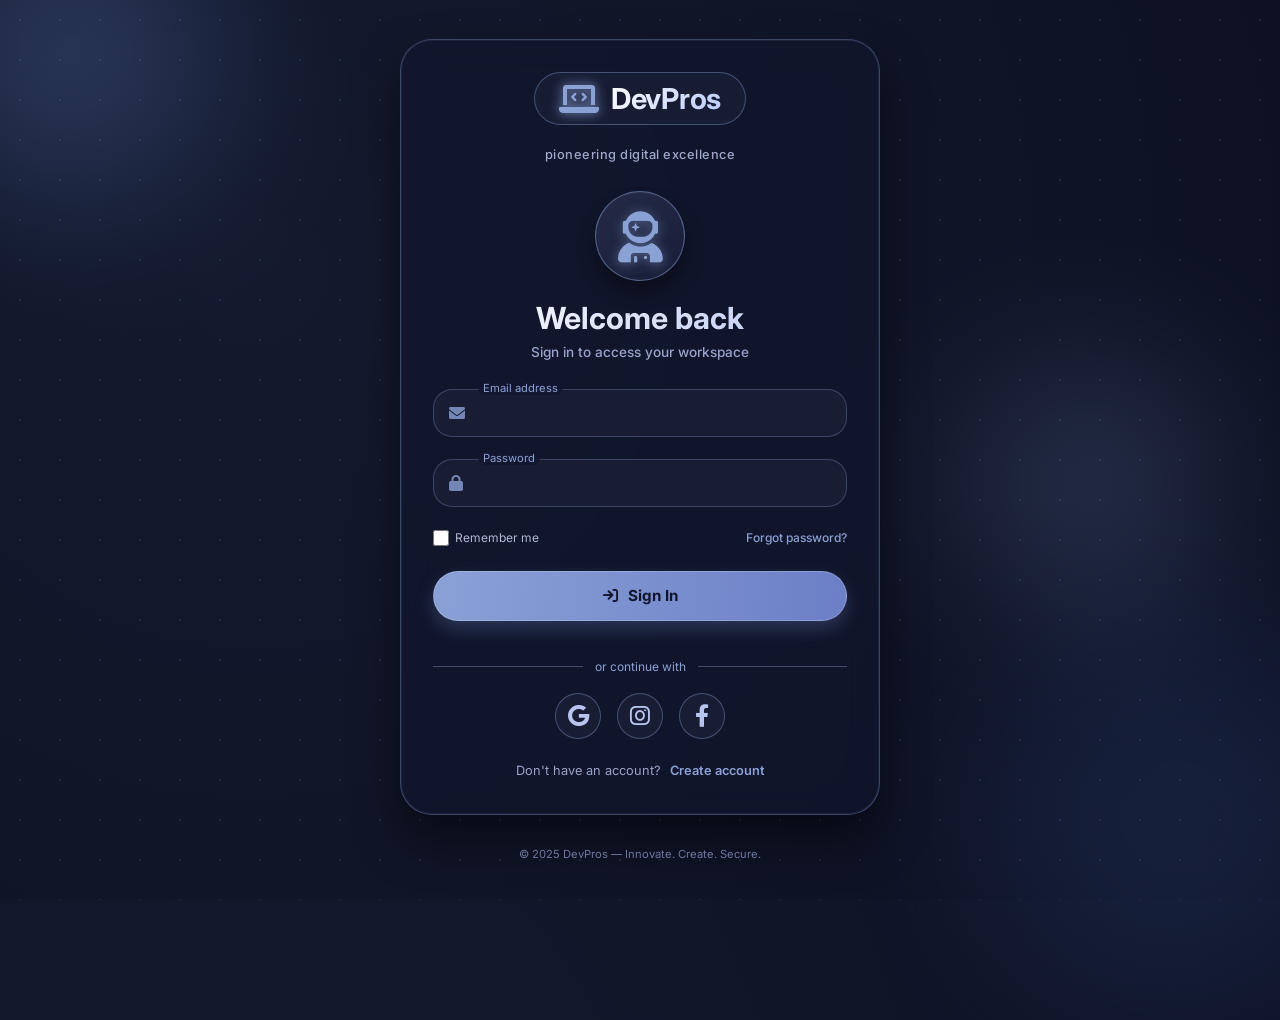
<file: LoginPage.html>
<!DOCTYPE html>
<html lang="en">
<head>
  <meta charset="UTF-8" />
  <meta name="viewport" content="width=device-width, initial-scale=1.0, user-scalable=no" />
  <title>DevPros | Sign In</title>
  <link rel="icon" href="companylogo_larger_upscaled (1).png" type="image/png" />
  <link rel="stylesheet" href="https://cdnjs.cloudflare.com/ajax/libs/font-awesome/6.0.0-beta3/css/all.min.css" />
  <link href="https://fonts.googleapis.com/css2?family=Inter:opsz,wght@14..32,300;14..32,400;14..32,500;14..32,600;14..32,700&display=swap" rel="stylesheet" />
  <style>
    * {
      margin: 0;
      padding: 0;
      box-sizing: border-box;
    }

    body {
      font-family: 'Inter', 'Segoe UI', Arial, sans-serif;
      background: radial-gradient(circle at 20% 30%, #141a2e, #0c1022);
      min-height: 100vh;
      display: flex;
      flex-direction: column;
      align-items: center;
      justify-content: center;
      position: relative;
      overflow-x: hidden;
      padding: 2rem 1.5rem;
    }

    body::before {
      content: '';
      position: absolute;
      width: 100%;
      height: 100%;
      background-image: radial-gradient(rgba(138, 161, 214, 0.15) 1px, transparent 1px);
      background-size: 40px 40px;
      pointer-events: none;
      z-index: 0;
    }

    .orb {
      position: absolute;
      border-radius: 50%;
      filter: blur(80px);
      opacity: 0.3;
      z-index: 0;
      pointer-events: none;
    }
    .orb-1 {
      width: 300px;
      height: 300px;
      background: #5f7fbf;
      top: -100px;
      left: -80px;
    }
    .orb-2 {
      width: 400px;
      height: 400px;
      background: #2c3f6e;
      bottom: -120px;
      right: -100px;
    }
    .orb-3 {
      width: 250px;
      height: 250px;
      background: #8aa1d6;
      top: 40%;
      right: 5%;
      opacity: 0.2;
    }

    .login-card {
      background: rgba(18, 22, 45, 0.65);
      backdrop-filter: blur(16px);
      -webkit-backdrop-filter: blur(16px);
      border-radius: 2rem;
      border: 1px solid rgba(138, 161, 214, 0.35);
      box-shadow: 0 25px 45px rgba(0, 0, 0, 0.5), 0 0 0 1px rgba(138, 161, 214, 0.1) inset;
      width: 100%;
      max-width: 480px;
      padding: 2rem 2rem 2.2rem;
      transition: transform 0.3s ease, box-shadow 0.3s ease;
      z-index: 10;
      animation: fadeUp 0.6s cubic-bezier(0.2, 0.9, 0.4, 1.1);
      margin: 0 auto;
    }

    .login-card:hover {
      transform: translateY(-5px);
      box-shadow: 0 30px 50px rgba(0, 0, 0, 0.6), 0 0 0 1px rgba(138, 161, 214, 0.25) inset;
    }

    @keyframes fadeUp {
      0% {
        opacity: 0;
        transform: translateY(30px);
      }
      100% {
        opacity: 1;
        transform: translateY(0);
      }
    }

    .brand-header {
      text-align: center;
      margin-bottom: 1.8rem;
      position: relative;
    }
    .logo-badge {
      display: inline-flex;
      align-items: center;
      justify-content: center;
      gap: 12px;
      background: rgba(28, 33, 56, 0.7);
      padding: 0.5rem 1.5rem;
      border-radius: 60px;
      backdrop-filter: blur(4px);
      border: 1px solid rgba(138, 161, 214, 0.4);
      margin-bottom: 1rem;
    }
    .logo-icon {
      font-size: 2rem;
      color: #8aa1d6;
      filter: drop-shadow(0 0 6px #8aa1d6);
    }
    .brand-name {
      font-size: 1.8rem;
      font-weight: 700;
      background: linear-gradient(135deg, #ffffff 0%, #b7c9ff 100%);
      -webkit-background-clip: text;
      background-clip: text;
      color: transparent;
      letter-spacing: -0.3px;
    }
    .tagline {
      font-size: 0.8rem;
      color: #a0a8ca;
      letter-spacing: 0.5px;
      font-weight: 500;
      margin-top: 6px;
    }

    .login-illustration {
      display: flex;
      justify-content: center;
      margin: 0.8rem 0 1.2rem;
    }
    .icon-circle {
      background: linear-gradient(145deg, #252b47, #181e38);
      width: 90px;
      height: 90px;
      border-radius: 50%;
      display: flex;
      align-items: center;
      justify-content: center;
      box-shadow: 0 12px 20px rgba(0, 0, 0, 0.4), inset 0 1px 0 rgba(255, 255, 255, 0.05);
      border: 1px solid rgba(138, 161, 214, 0.5);
    }
    .icon-circle i {
      font-size: 3.2rem;
      color: #8aa1d6;
      filter: drop-shadow(0 2px 6px rgba(138, 161, 214, 0.5));
    }

    .login-title {
      text-align: center;
      font-size: 1.9rem;
      font-weight: 700;
      margin: 0.5rem 0 0.5rem;
      background: linear-gradient(120deg, #ffffff, #b9c6f0);
      -webkit-background-clip: text;
      background-clip: text;
      color: transparent;
    }
    .login-subtitle {
      text-align: center;
      color: #9aa3ca;
      font-size: 0.85rem;
      margin-bottom: 1.8rem;
      font-weight: 500;}

    .input-group {
      margin-bottom: 1.4rem;
      position: relative;
    }
    .input-group i {
      position: absolute;
      left: 16px;
      top: 50%;
      transform: translateY(-50%);
      color: #8aa1d6;
      font-size: 1rem;
      opacity: 0.8;
      z-index: 2;
    }
    .input-field {
      width: 100%;
      padding: 0.9rem 1rem 0.9rem 2.8rem;
      background: rgba(28, 33, 56, 0.8);
      border: 1.5px solid rgba(138, 161, 214, 0.3);
      border-radius: 1.2rem;
      font-family: 'Inter', sans-serif;
      font-size: 0.9rem;
      color: #f0f3ff;
      outline: none;
      transition: all 0.2s ease;
    }
    .input-field:focus {
      border-color: #8aa1d6;
      background: rgba(28, 33, 56, 0.95);
      box-shadow: 0 0 0 3px rgba(138, 161, 214, 0.2);
    }
    .input-field::placeholder {
      color: #6a73a0;
      font-weight: 400;
      font-size: 0.85rem;
    }

    .login-options {
      display: flex;
      justify-content: space-between;
      align-items: center;
      margin: 1rem 0 1.6rem;
      font-size: 0.75rem;
    }
    .checkbox {
      display: flex;
      align-items: center;
      gap: 6px;
      color: #b0b8d3;
      cursor: pointer;
    }
    .checkbox input {
      accent-color: #8aa1d6;
      width: 16px;
      height: 16px;
      cursor: pointer;
    }
    .forgot-link {
      color: #8aa1d6;
      text-decoration: none;
      font-weight: 500;
      transition: color 0.2s;
    }
    .forgot-link:hover {
      color: #b7c9ff;
      text-decoration: underline;
    }

    .btn-login {
      width: 100%;
      font-family: 'Inter', sans-serif;
      font-weight: 700;
      padding: 0.9rem;
      border-radius: 2rem;
      font-size: 0.95rem;
      cursor: pointer;
      transition: all 0.25s ease;
      display: inline-flex;
      align-items: center;
      justify-content: center;
      gap: 10px;
      border: none;
      background: linear-gradient(95deg, #8aa1d6, #6c7fc7);
      box-shadow: 0 8px 18px rgba(106, 130, 190, 0.3);
      color: #11162e;
      border: 1px solid rgba(255, 255, 255, 0.2);
      margin-bottom: 1.2rem;
    }
    .btn-login:hover {
      transform: scale(1.02);
      background: linear-gradient(95deg, #9cb2ea, #7b8ed0);
      box-shadow: 0 12px 24px rgba(106, 130, 190, 0.5);
      color: #0a0f24;
    }

    .divider {
      display: flex;
      align-items: center;
      text-align: center;
      margin: 1.2rem 0 1.2rem;
      color: #8aa1d6;
      font-size: 0.75rem;
      gap: 12px;
    }
    .divider::before,
    .divider::after {
      content: '';
      flex: 1;
      border-bottom: 1px solid rgba(138, 161, 214, 0.4);
    }

    .social-boxes {
      display: flex;
      justify-content: center;
      gap: 16px;
      margin: 0.8rem 0 0.5rem;
    }
    .social-box {
      width: 46px;
      height: 46px;
      background: rgba(28, 33, 56, 0.8);
      border-radius: 50%;
      display: flex;
      align-items: center;
      justify-content: center;
      cursor: pointer;
      transition: all 0.25s ease;
      border: 1px solid rgba(138, 161, 214, 0.4);
    }
    .social-box i {
      font-size: 1.4rem;
      color: #b7c4f0;
      transition: all 0.2s;
    }
    .social-box:hover {
      transform: translateY(-3px);
      background: rgba(60, 72, 110, 0.9);
      border-color: #8aa1d6;
    }
    .social-box:hover i {
      color: #ffffff;
      text-shadow: 0 0 4px #8aa1d6;
    }

    .signup-prompt {
      text-align: center;
      margin-top: 1.5rem;
      font-size: 0.8rem;
      color: #9ba2c7;
    }
    .signup-link {
      color: #8aa1d6;
      font-weight: 600;
      text-decoration: none;
      margin-left: 5px;
    }
    .signup-link:hover {
      text-decoration: underline;
      color: #b7c9ff;
    }

    footer {
      text-align: center;
      margin-top: 2rem;
      font-size: 0.7rem;
      color: #6e77a1;
      z-index: 10;
      position: relative;
      width: 100%;
    }

    @media (max-width: 500px) {
      body {
        padding: 1rem;
      }
      .login-card {
        padding: 1.5rem;
      }
      .login-title {
        font-size: 1.6rem;
      }
      .btn-login {
        padding: 0.75rem;
      }
    }

    .login-card {
      transition: transform 0.3s ease, box-shadow 0.3s ease;
      position: relative;
      overflow: hidden;
    }
    .login-card::after {
      content: '';
      position: absolute;
      top: var(--y, 50%);
      left: var(--x, 50%);
      width: 250px;
      height: 250px;
      background: radial-gradient(circle, rgba(138,161,214,0.2) 0%, rgba(138,161,214,0) 70%);
      transform: translate(-50%, -50%);
      pointer-events: none;
      opacity: 0;
      transition: opacity 0.2s;
      border-radius: 50%;
      z-index: -1;
    }
    .login-card:hover::after {
      opacity: 0.5;
    }
    button, .social-box {
      cursor: pointer;
    }
    button:focus-visible, .input-field:focus-visible {
      outline: 2px solid #8aa1d6;
      outline-offset: 2px;
    }

    .toast-message {
      position: fixed;
      bottom: 30px;
      left: 50%;
      transform: translateX(-50%) translateY(20px);
      background: rgba(138, 161, 214, 0.25);
      backdrop-filter: blur(16px);
      padding: 12px 24px;
      border-radius: 60px;
      font-family: 'Inter', sans-serif;
      font-weight: 500;
      font-size: 0.85rem;
      color: #f0f3ff;
      border: 1px solid #8aa1d6;
      box-shadow: 0 10px 20px rgba(0,0,0,0.3);
      z-index: 2000;
      opacity: 0;
      transition: opacity 0.25s ease, transform 0.25s ease;
      pointer-events: none;
      letter-spacing: 0.3px;
      display: flex;
      align-items: center;
      gap: 12px;
      white-space: nowrap;
    }
    @media (max-width: 550px) {
      .toast-message {
        white-space: normal;
        max-width: 85%;
        text-align: center;
        font-size: 0.75rem;
        padding: 10px 18px;
      }
    }
  </style>
</head>
<body>
  <div class="orb orb-1"></div>
  <div class="orb orb-2"></div>
  <div class="orb orb-3"></div>

  <div class="login-card">
    <div class="brand-header">
      <div class="logo-badge">
        <i class="fas fa-laptop-code logo-icon"></i>
        <span class="brand-name">DevPros</span>
      </div>
      <div class="tagline">pioneering digital excellence</div>
    </div>

    <div class="login-illustration">
      <div class="icon-circle">
        <i class="fas fa-user-astronaut"></i>
      </div>
    </div>

    <h2 class="login-title">Welcome back</h2>
    <div class="login-subtitle">Sign in to access your workspace</div>

    <form id="loginForm">
      <div class="input-group">
        <i class="fas fa-envelope"></i>
        <input type="email" class="input-field" id="emailInput" placeholder=" " required />
        <label style="position: absolute; left: 2.8rem; top: -8px; font-size: 0.7rem; color: #8aa1d6; background: rgba(18,22,45,0.8); padding: 0 5px; border-radius: 12px; pointer-events: none; transition: 0.2s;">Email address</label>
      </div>
      <div class="input-group">
        <i class="fas fa-lock"></i>
        <input type="password" class="input-field" id="passwordInput" placeholder=" " required />
        <label style="position: absolute; left: 2.8rem; top: -8px; font-size: 0.7rem; color: #8aa1d6; background: rgba(18,22,45,0.8); padding: 0 5px; border-radius: 12px; pointer-events: none;">Password</label>
      </div>

      <div class="login-options">
        <label class="checkbox">
          <input type="checkbox" id="rememberCheck" /> <span>Remember me</span>
        </label>
        <a href="#" class="forgot-link" id="forgotLink">Forgot password?</a>
      </div>

      <button type="submit" class="btn-login" id="loginBtn">
        <i class="fas fa-arrow-right-to-bracket"></i> Sign In
      </button>
    </form>

    <div class="divider">
      <span>or continue with</span>
    </div>

    <div class="social-boxes">
      <div class="social-box" id="googleLogin">
        <i class="fab fa-google"></i>
      </div>
      <div class="social-box" id="instagramLogin">
        <i class="fab fa-instagram"></i>
      </div>
      <div class="social-box" id="facebookLogin">
        <i class="fab fa-facebook-f"></i>
      </div>
    </div>

    <div class="signup-prompt">
      Don't have an account? <a href="#" class="signup-link" id="signupLink">Create account</a>
    </div>
  </div>

  <footer>
    &copy; 2025 DevPros — Innovate. Create. Secure.
  </footer>

  <script>
    const loginForm = document.getElementById('loginForm');
    const emailInput = document.getElementById('emailInput');
    const passwordInput = document.getElementById('passwordInput');
    const rememberCheck = document.getElementById('rememberCheck');
    const loginBtn = document.getElementById('loginBtn');

    function showMessage(message, isSuccess = true) {
      const existingToast = document.querySelector('.toast-message');
      if(existingToast) existingToast.remove();

      const toast = document.createElement('div');
      toast.className = 'toast-message';
      const bgColor = isSuccess ? 'rgba(98, 201, 148, 0.2)' : 'rgba(233, 124, 124, 0.25)';
      const borderColor = isSuccess ? '#6fcf97' : '#e97c7c';
      toast.style.background = bgColor;
      toast.style.border = `1px solid ${borderColor}`;
      toast.innerHTML = `<i class="fas ${isSuccess ? 'fa-check-circle' : 'fa-exclamation-triangle'}" style="color: ${borderColor}"></i> ${message}`;
      document.body.appendChild(toast);
      setTimeout(() => {
        toast.style.opacity = '1';
        toast.style.transform = 'translateX(-50%) translateY(0)';
      }, 10);
      setTimeout(() => {
        toast.style.opacity = '0';
        toast.style.transform = 'translateX(-50%) translateY(20px)';
        setTimeout(() => toast.remove(), 300);
      }, 2500);
    }

    function handleLoginSubmit(e) {
      e.preventDefault();
      const email = emailInput.value.trim();
      const password = passwordInput.value.trim();

      if (!email || !password) {
        showMessage('Please enter both email and password.', false);
        return;
      }

      if (!email.includes('@') || !email.includes('.')) {
        showMessage('Please enter a valid email address.', false);
        return;
      }

      if (password.length < 8) {
        showMessage('Password must be at least 8 characters.', false);
        return;
      }

      if (rememberCheck.checked) {
        localStorage.setItem('devProsEmail', email);
        localStorage.setItem('devProsRemember', 'true');
      } else {
        localStorage.removeItem('devProsEmail');
        localStorage.removeItem('devProsRemember');
      }

      sessionStorage.setItem('devProsLoggedIn', 'true');
      sessionStorage.setItem('devProsUserName', email.split('@')[0]);

      showMessage(`Welcome back, ${email.split('@')[0]}! Redirecting to dashboard...`, true);

      setTimeout(() => {
        window.location.href = "Devpros.html";
      }, 1200);
    }

    if (localStorage.getItem('devProsRemember') === 'true') {
      const savedEmail = localStorage.getItem('devProsEmail');
      if (savedEmail) {
        emailInput.value = savedEmail;
        rememberCheck.checked = true;
      }
    }

    loginForm.addEventListener('submit', handleLoginSubmit);

    document.getElementById('googleLogin').addEventListener('click', () => {
      showMessage('Google authentication demo — redirecting...', true);
      setTimeout(() => {
        window.location.href = "Devpros.html";
      }, 1000);
    });
    document.getElementById('instagramLogin').addEventListener('click', () => {
      showMessage('Instagram login demo — welcome back!', true);
      setTimeout(() => {
        window.location.href = "Devpros.html";
      }, 1000);
    });
    document.getElementById('facebookLogin').addEventListener('click', () => {
      showMessage('Facebook login demo — secure access', true);
      setTimeout(() => {
        window.location.href = "Devpros.html";
      }, 1000);
    });

    document.getElementById('forgotLink').addEventListener('click', (e) => {
      e.preventDefault();
      showMessage('Password reset link sent to your email (demo).', true);
    });

    document.getElementById('signupLink').addEventListener('click', (e) => {
      e.preventDefault();
      showMessage('Create your DevPros account — feature coming soon!', true);
    });

    const card = document.querySelector('.login-card');
    if(card) {
      card.addEventListener('mousemove', (e) => {
        const rect = card.getBoundingClientRect();
        const x = e.clientX - rect.left;
        const y = e.clientY - rect.top;
        card.style.setProperty('--x', `${x}px`);
        card.style.setProperty('--y', `${y}px`);
      });
    }

    
        setTimeout(() => {
          window.location.href = goTo;
        }, 550);
  
    
  </script>
</body>
</html>
</file>
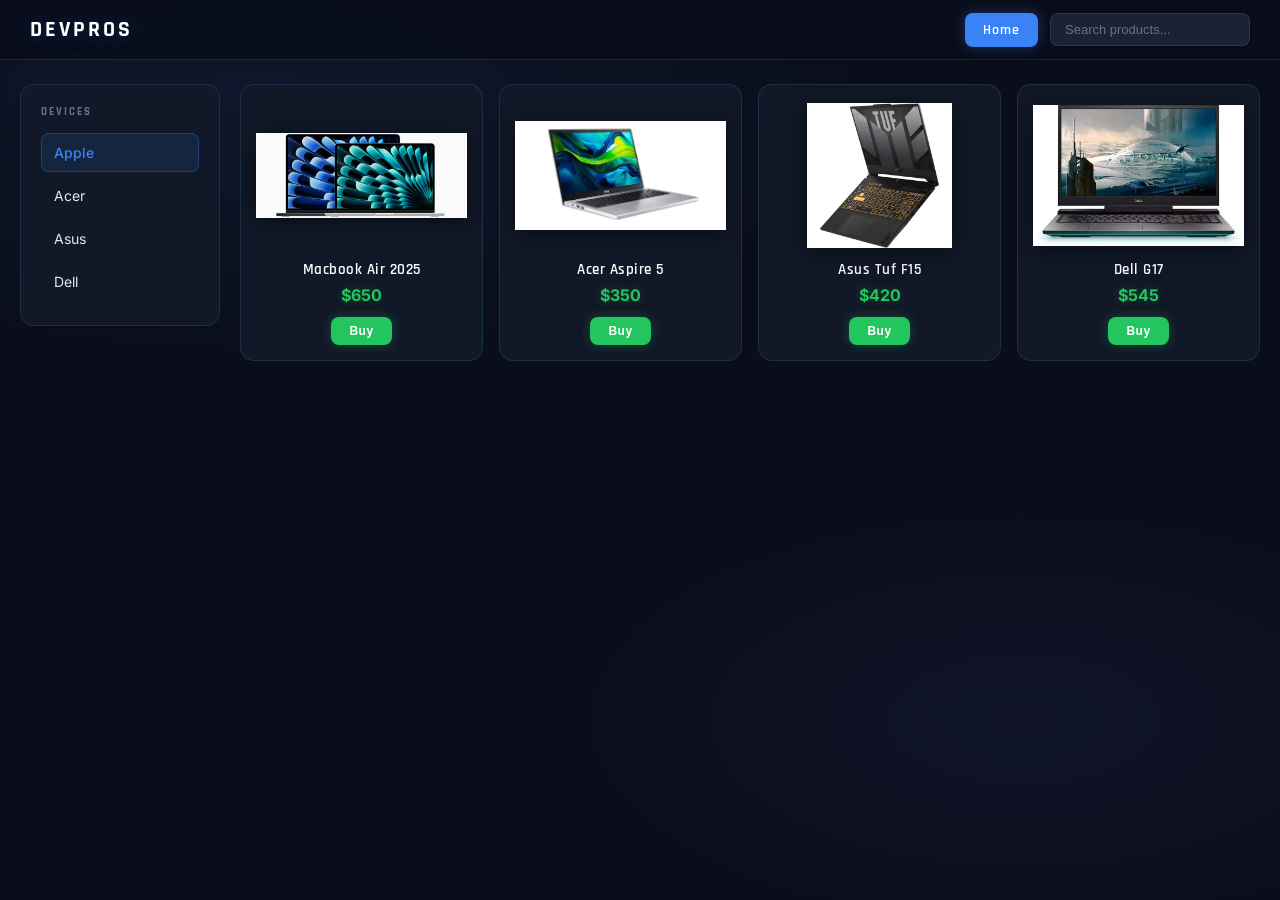
<file: products.html>
<html lang="en"><head>
<meta charset="UTF-8">
<meta name="viewport" content="width=device-width, initial-scale=1.0">
<title>Products Page</title>
<style>
@import url('https://fonts.googleapis.com/css2?family=Rajdhani:wght@400;600;700&family=Inter:wght@300;400;500&display=swap');
body{
    opacity: 0;
    transform: scale(0.98);
    filter: blur(5px);

    animation: pageLoad 0.9s ease forwards;
}

@keyframes pageLoad{
    to{
        opacity: 1;
        transform: scale(1);
        filter: blur(0);
    }
}

:root {
  --bg: #0a0e1a;
  --surface: #111827;
  --surface2: #1a2236;
  --border: rgba(99,179,237,0.15);
  --accent: #3b82f6;
  --accent-glow: rgba(59,130,246,0.35);
  --green: #22c55e;
  --green-glow: rgba(34,197,94,0.3);
  --text: #e2e8f0;
  --text-muted: #64748b;
  --navbar-h: 60px;
}

* { margin:0; padding:0; box-sizing:border-box; }

body {
  background: var(--bg);
  font-family: 'Inter', sans-serif;
  color: var(--text);
  min-height: 100vh;
  background-image:
    radial-gradient(ellipse 80% 50% at 20% 10%, rgba(59,130,246,0.08) 0%, transparent 60%),
    radial-gradient(ellipse 60% 40% at 80% 80%, rgba(99,102,241,0.07) 0%, transparent 60%);
}


.navbar {
  background: rgba(10,14,26,0.85);
  backdrop-filter: blur(16px);
  -webkit-backdrop-filter: blur(16px);
  border-bottom: 1px solid var(--border);
  padding: 0 30px;
  height: var(--navbar-h);
  display: flex;
  justify-content: space-between;
  align-items: center;
  position: sticky;
  top: 0;
  z-index: 100;
}

.logo {
  font-family: 'Rajdhani', sans-serif;
  font-weight: 700;
  font-size: 22px;
  letter-spacing: 3px;
  color: #fff;
  text-shadow: 0 0 20px var(--accent-glow);
}

.nav-right {
  display: flex;
  align-items: center;
  gap: 12px;
}

.home-btn {
  padding: 8px 18px;
  background: var(--accent);
  color: white;
  border: none;
  border-radius: 8px;
  cursor: pointer;
  font-family: 'Rajdhani', sans-serif;
  font-weight: 600;
  font-size: 14px;
  letter-spacing: 1px;
  transition: all 0.2s;
  box-shadow: 0 0 14px var(--accent-glow);
}

.home-btn:hover {
  background: #2563eb;
  transform: translateY(-2px);
  box-shadow: 0 0 22px var(--accent-glow);
}

.navbar input {
  padding: 8px 14px;
  background: var(--surface2);
  border: 1px solid var(--border);
  border-radius: 8px;
  color: var(--text);
  font-size: 13px;
  outline: none;
  width: 200px;
  transition: border-color 0.2s, box-shadow 0.2s;
}

.navbar input::placeholder { color: var(--text-muted); }

.navbar input:focus {
  border-color: var(--accent);
  box-shadow: 0 0 0 3px var(--accent-glow);
}


.container {
  display: flex;
  padding: 24px 20px;
  gap: 20px;
  max-width: 1400px;
  margin: 0 auto;
}


.sidebar {
  width: 200px;
  background: var(--surface);
  border: 1px solid var(--border);
  padding: 20px;
  border-radius: 14px;
  height: fit-content;
  flex-shrink: 0;
}

.sidebar h3 {
  margin-bottom: 14px;
  font-size: 11px;
  color: var(--text-muted);
  letter-spacing: 2px;
  text-transform: uppercase;
  font-family: 'Rajdhani', sans-serif;
}

.sidebar ul { list-style: none; }

.sidebar ul li {
  padding: 10px 12px;
  font-size: 14px;
  color: var(--text);
  cursor: pointer;
  border-radius: 8px;
  transition: all 0.2s;
  margin-bottom: 4px;
  border: 1px solid transparent;
}

.sidebar ul li:hover {
  background: var(--surface2);
  border-color: var(--border);
  transform: translateX(3px);
  color: #fff;
}

.sidebar ul li.active {
  background: rgba(59,130,246,0.12);
  border-color: rgba(59,130,246,0.3);
  color: var(--accent);
  font-weight: 500;
}


.products {
  flex: 1;
  display: grid;
  grid-template-columns: repeat(auto-fit, minmax(200px, 1fr));
  gap: 16px;
  align-content: start;
}


.card {
  background: var(--surface);
  border: 1px solid var(--border);
  border-radius: 14px;
  padding: 18px 15px 15px;
  text-align: center;
  transition: all 0.25s ease;
  position: relative;
  overflow: hidden;
}

.card::before {
  content: '';
  position: absolute;
  top: 0; left: 0; right: 0;
  height: 2px;
  background: linear-gradient(90deg, transparent, var(--accent), transparent);
  opacity: 0;
  transition: opacity 0.3s;
}

.card:hover {
  transform: translateY(-5px);
  border-color: rgba(59,130,246,0.4);
  box-shadow: 0 8px 32px rgba(0,0,0,0.4), 0 0 0 1px rgba(59,130,246,0.15);
  background: var(--surface2);
}

.card:hover::before { opacity: 1; }

.card img {
  width: 270px;
  height: 145px;
  object-fit: contain;
  margin-bottom: 12px;
  filter: drop-shadow(0 4px 12px rgba(0,0,0,0.5));
  transition: filter 0.3s;
  max-width: 100%;

}

.card:hover img {
  filter: drop-shadow(0 6px 18px rgba(59,130,246,0.2));
}

.card h4 {
  font-family: 'Rajdhani', sans-serif;
  font-weight: 600;
  font-size: 15px;
  letter-spacing: 0.5px;
  margin-bottom: 4px;
  color: #fff;
}

.price {
  color: var(--green);
  font-weight: 700;
  font-size: 16px;
  margin-top: 6px;
  text-shadow: 0 0 10px var(--green-glow);
}

.btn {
  margin-top: 12px;
  padding: 7px 18px;
  background: var(--green);
  color: white;
  border: none;
  border-radius: 8px;
  cursor: pointer;
  font-size: 12px;
  font-weight: 600;
  letter-spacing: 0.5px;
  transition: all 0.2s;
  box-shadow: 0 0 12px var(--green-glow);
}

.btn:hover {
  background: #16a34a;
  transform: translateY(-1px);
  box-shadow: 0 0 20px var(--green-glow);
}
</style>
</head>
<body>

<div class="navbar">
  <div class="logo">DEVPROS</div>
  <div class="nav-right">
    <button class="home-btn" onclick="window.location.href='DEVPROS.html'">Home</button>
    <input type="text" placeholder="Search products...">
  </div>
</div>

<div class="container">

  <div class="sidebar">
    <h3>devices</h3>
    <ul>
  <li class="active" data-brand="apple">Apple</li>
  <li data-brand="acer">Acer</li>
  <li data-brand="asus">Asus</li>
  <li data-brand="dell">Dell</li>
</ul> 
  </div>

  <div class="products">

    <div class="card" data-brand="apple">
      <img src="Apple-MacBook-Air-2-up-front-240304-1536x612.webp" alt="Macbook Air 2025">
      <h4>Macbook Air 2025</h4>
      <div class="price">$650</div>
      <button class="btn">Buy</button>
    </div>

    <div class="card" data-brand="acer">
      <img src="cde9877d-9c98-4b2b-96c5-c23f9d94ec24.jpg" alt="Acer Aspire 5">
      <h4>Acer Aspire 5</h4>
      <div class="price">$350</div>
      <button class="btn">Buy</button>
    </div>

    <div class="card" data-brand="asus">
      <img src="res_4f9b3e6f45190e356241ff1361d3e248.avif" alt="Asus Tuf F15">
      <h4>Asus Tuf F15</h4>
      <div class="price">$420</div>
      <button class="btn">Buy</button>
    </div>

    <div class="card" data-brand="dell">
      <img src="download.webp" alt="Dell G17">
      <h4>Dell G17</h4>
      <div class="price">$545</div>
      <button class="btn">Buy</button>
    </div>

<script>
const categories = document.querySelectorAll(".sidebar li");
const cards = document.querySelectorAll(".card");

categories.forEach(category => {
    category.addEventListener("click", () => {

        categories.forEach(item => item.classList.remove("active"));
        category.classList.add("active");

        const selectedBrand = category.dataset.brand;

        cards.forEach(card => {
            if (card.dataset.brand === selectedBrand) {
                card.style.display = "block";
            } else {
                card.style.display = "none";
            }
        });

    });
});
</script>




</body></html>
</file>
